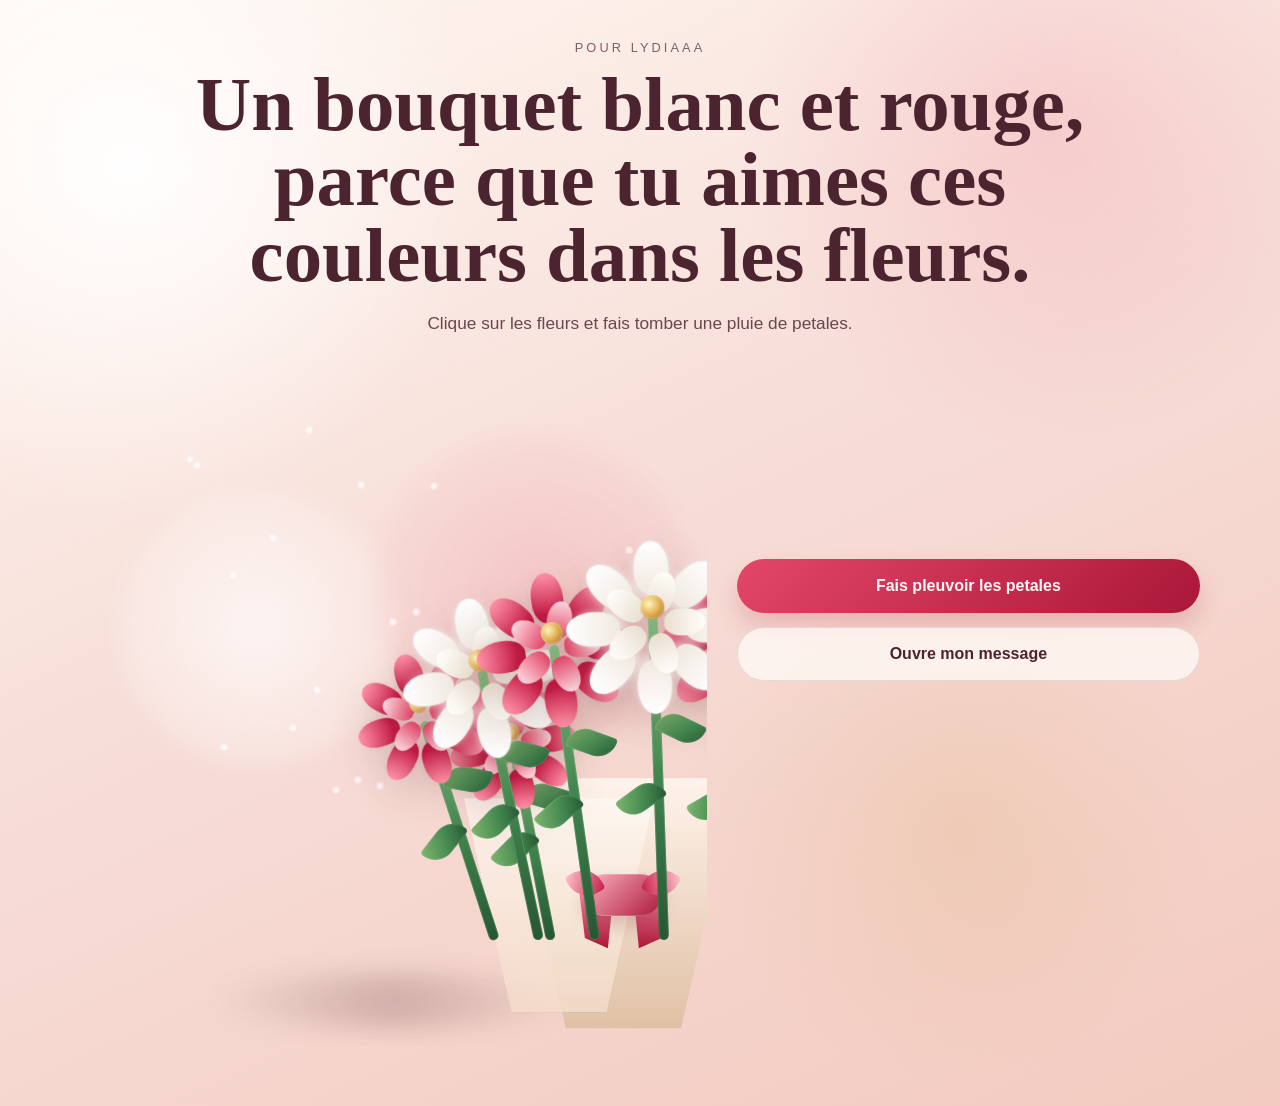
<file: index.html>
<!doctype html>
<html lang="fr">
  <head>
    <meta charset="UTF-8" />
    <meta name="viewport" content="width=device-width, initial-scale=1.0" />
    <title>Surprise pour lydiaa</title>
    <link rel="stylesheet" href="style.css" />
  </head>
  <body>
    <main class="page">
      <section class="hero">
        <p class="kicker">Pour Lydiaaa</p>
        <h1>
          Un bouquet blanc et rouge, parce que tu aimes ces couleurs dans les fleurs.
        </h1>
        <p class="intro">
          Clique sur les fleurs et fais tomber une pluie de
          petales.
        </p>
      </section>

      <section class="experience">
        <div class="scene" id="scene">
          <div class="halo halo-left"></div>
          <div class="halo halo-right"></div>
          <div class="sparkle-layer" id="sparkleLayer"></div>
          <div class="petal-rain" id="petalRain"></div>
          <div class="shadow"></div>

          <div class="bouquet" id="bouquet">
            <div class="flowers" id="flowers"></div>
            <div class="bouquet-paper"></div>
            <div class="bouquet-paper inner"></div>

            <div class="ribbon">
              <span class="tail tail-left"></span>
              <span class="tail tail-right"></span>
              <span class="knot"></span>
            </div>
          </div>
        </div>

        <aside class="note-panel">
          <button class="love-button" id="surpriseBtn" type="button">
            Fais pleuvoir les petales
          </button>
          <button class="love-button secondary" id="messageBtn" type="button">
            Ouvre mon message
          </button>

          <div class="love-note" id="loveNote">
            <p>Lylylylylydiaaaaa</p>
            <p>T'es la meilleuuuseeee!! changees paaaass </p>
            <p>Zdg Zdg Zdg</p>
          </div>
        </aside>
      </section>
    </main>

    <script src="script.js"></script>
  </body>
</html>
</file>
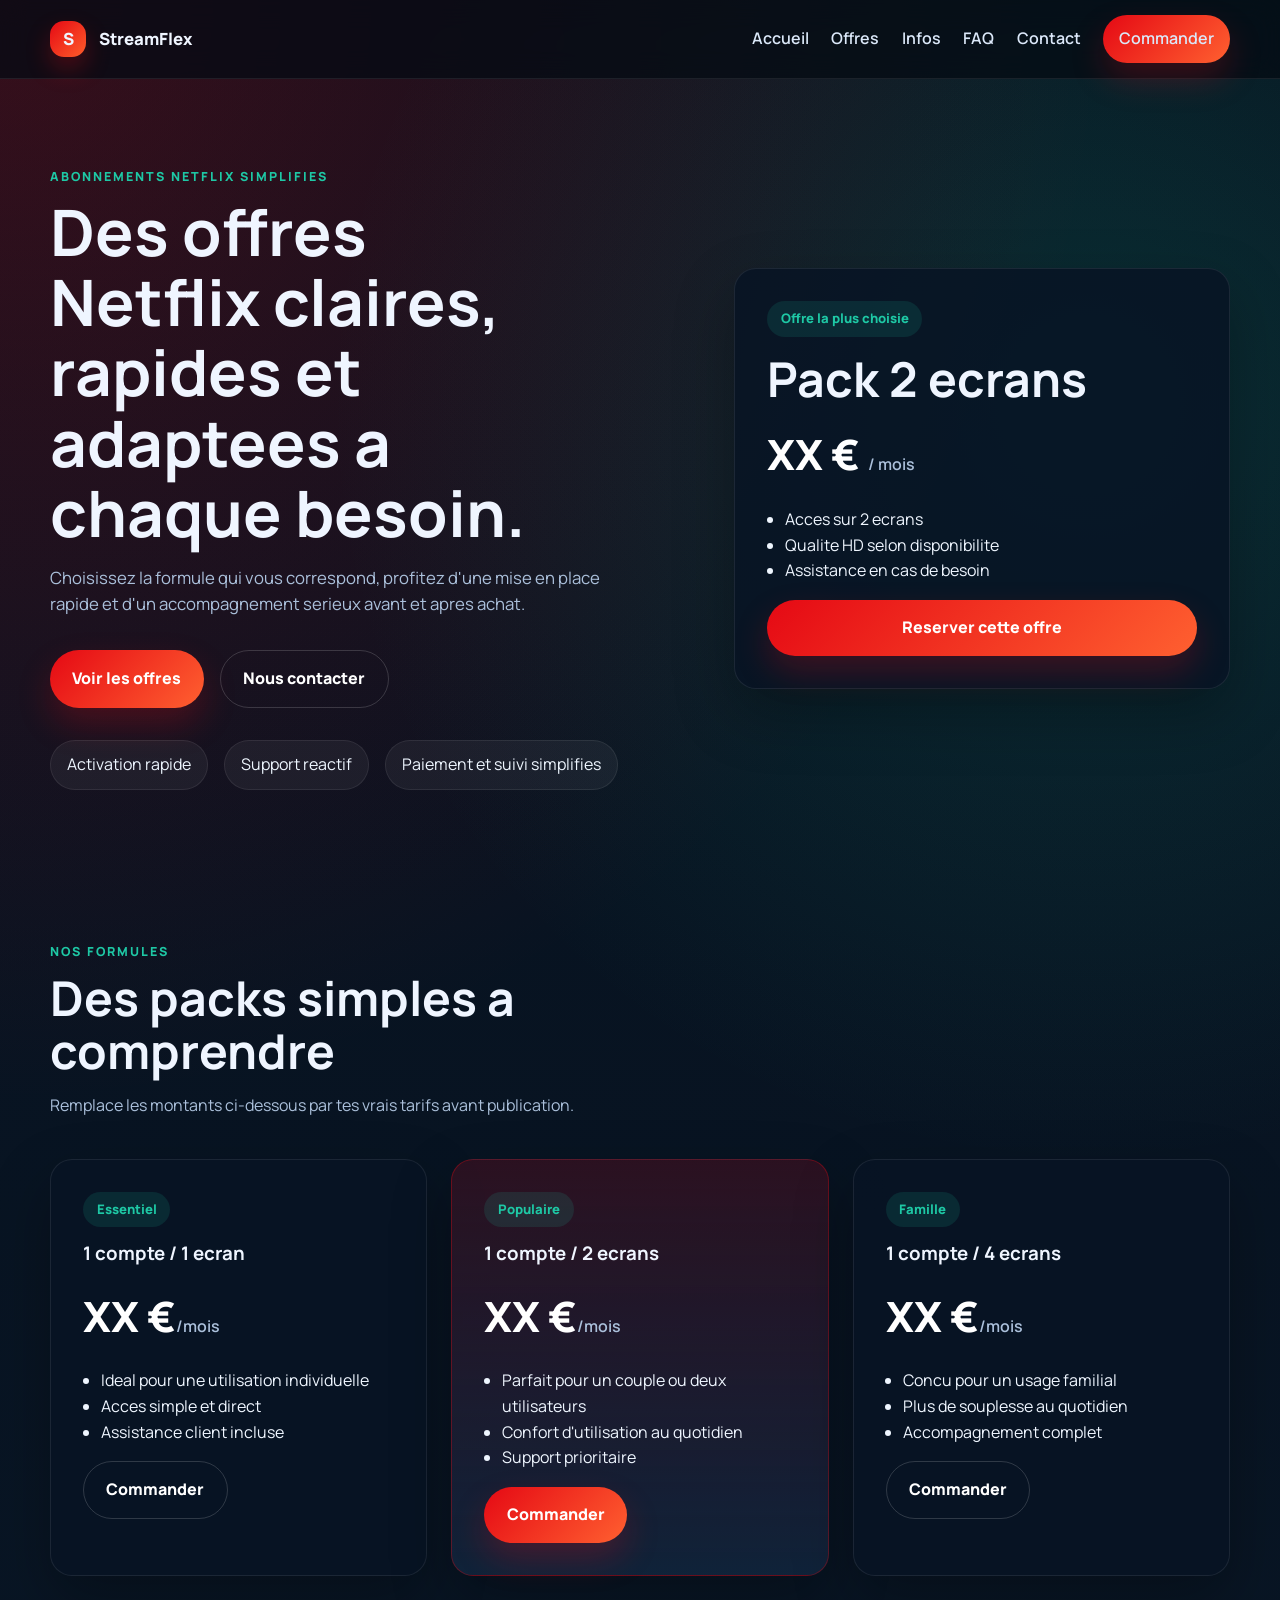
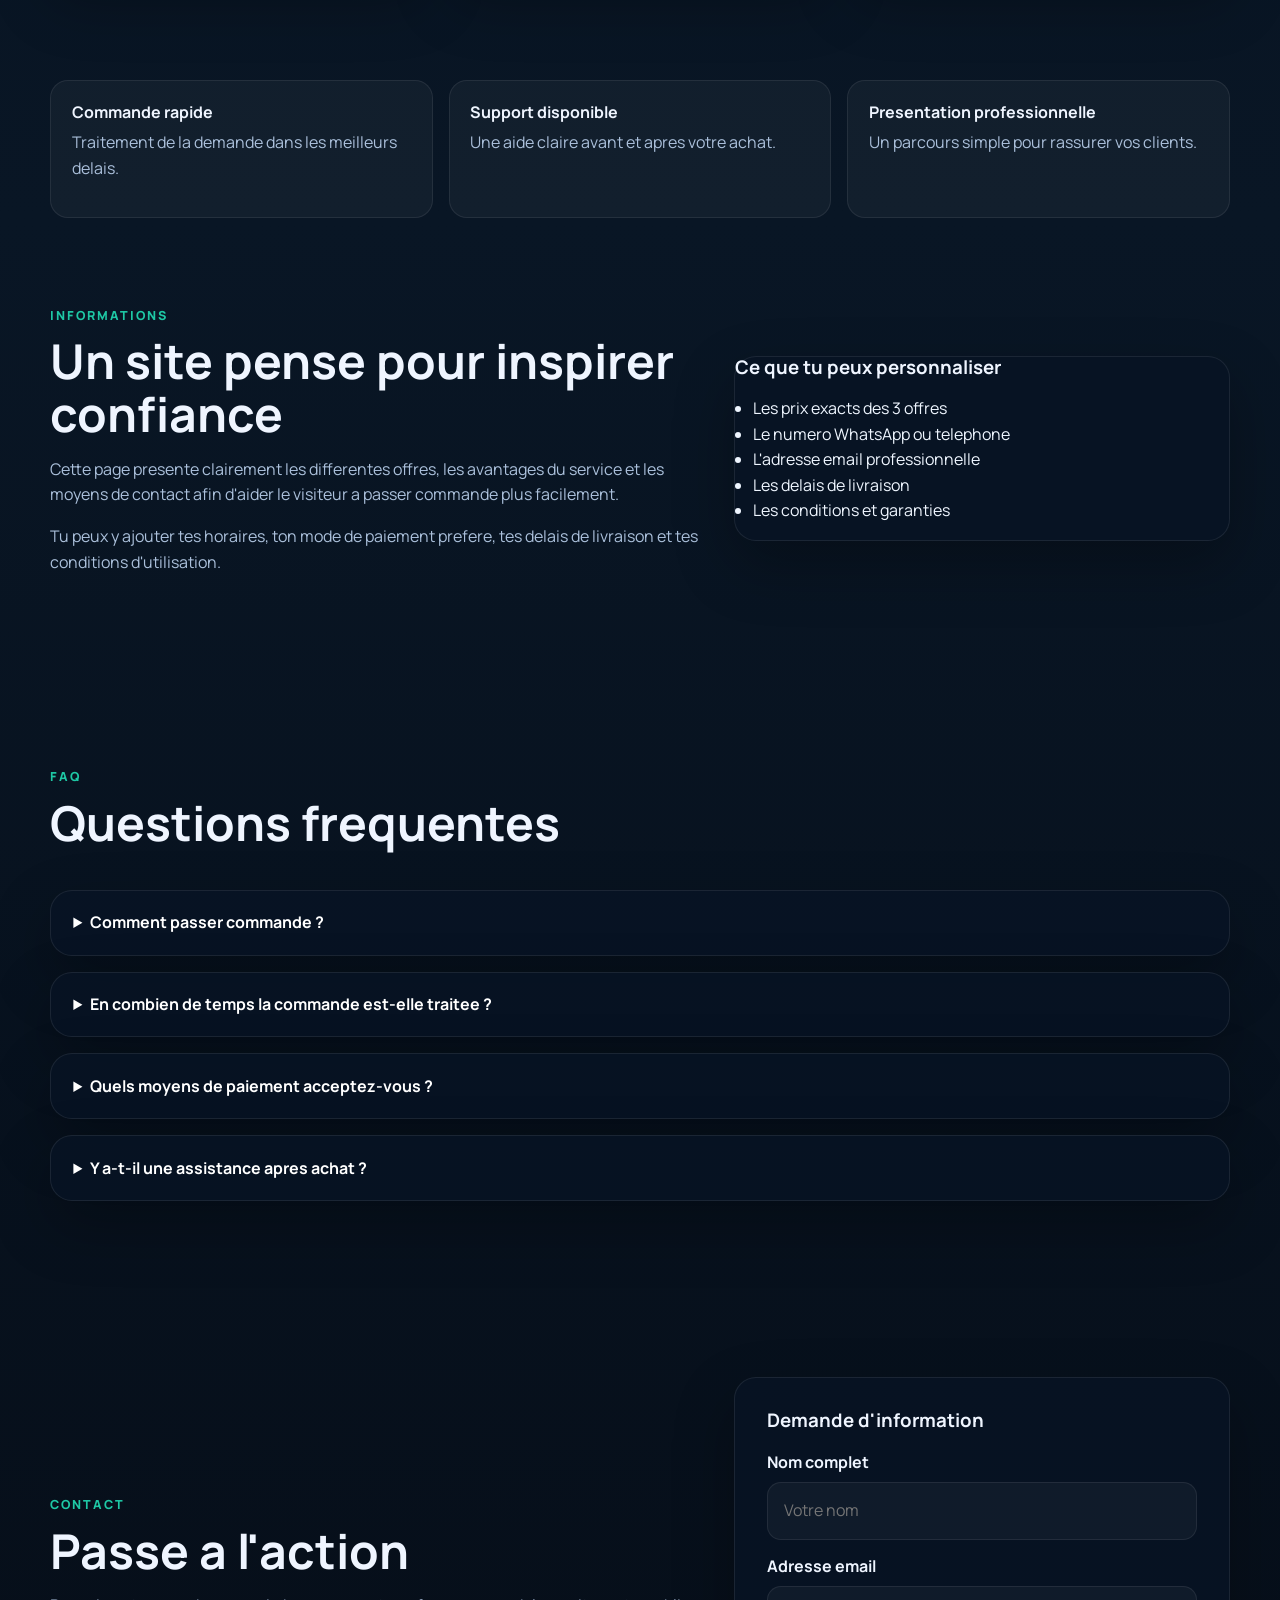
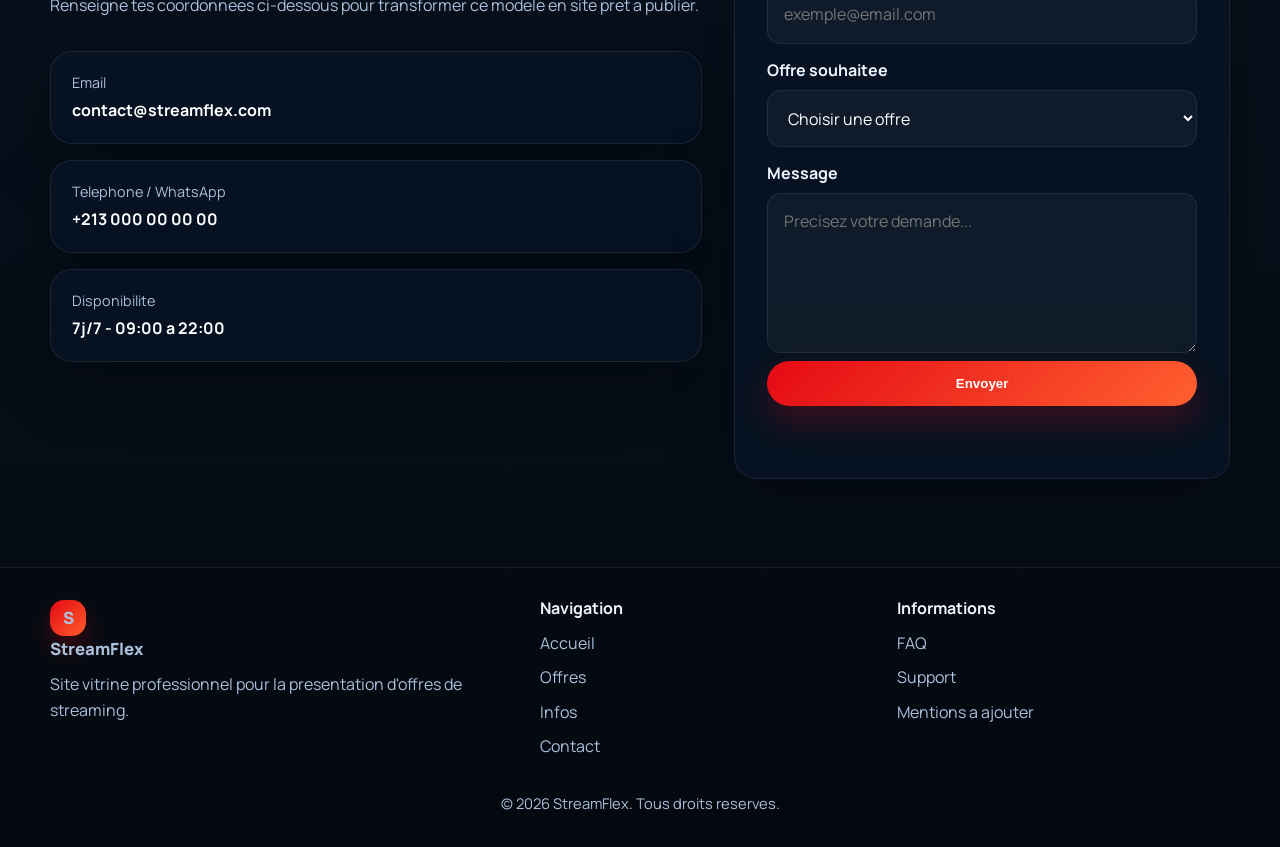
<file: Netflix.html>
<!doctype html>
<html lang="fr">
  <head>
    <meta charset="UTF-8" />
    <meta name="viewport" content="width=device-width, initial-scale=1.0" />
    <title>StreamFlex | Offres Netflix Premium</title>
    <meta
      name="description"
      content="Choisissez votre offre Netflix 1 ecran, 2 ecrans ou 4 ecrans avec un service simple, rapide et professionnel."
    />
    <link rel="preconnect" href="https://fonts.googleapis.com" />
    <link rel="preconnect" href="https://fonts.gstatic.com" crossorigin />
    <link
      href="https://fonts.googleapis.com/css2?family=Manrope:wght@400;500;700;800&display=swap"
      rel="stylesheet"
    />
    <link rel="stylesheet" href="CssNetflix.css" />
  </head>
  <body>
    <header class="site-header" id="top">
      <div class="container nav">
        <a href="#top" class="logo">
          <span class="logo-mark">S</span>
          <span>StreamFlex</span>
        </a>

        <button class="nav-toggle" aria-label="Ouvrir le menu">
          <span></span>
          <span></span>
          <span></span>
        </button>

        <nav class="nav-menu">
          <a href="#accueil">Accueil</a>
          <a href="#offres">Offres</a>
          <a href="#infos">Infos</a>
          <a href="#faq">FAQ</a>
          <a href="#contact">Contact</a>
          <a href="#offres" class="btn btn-small">Commander</a>
        </nav>
      </div>
    </header>

    <main>
      <section class="hero" id="accueil">
        <div class="container hero-grid">
          <div class="hero-copy">
            <p class="eyebrow">Abonnements Netflix simplifies</p>
            <h1>
              Des offres Netflix claires, rapides et adaptees a chaque besoin.
            </h1>
            <p class="hero-text">
              Choisissez la formule qui vous correspond, profitez d'une mise en
              place rapide et d'un accompagnement serieux avant et apres achat.
            </p>
            <div class="hero-actions">
              <a href="#offres" class="btn">Voir les offres</a>
              <a href="#contact" class="btn btn-secondary">Nous contacter</a>
            </div>
            <ul class="hero-points">
              <li>Activation rapide</li>
              <li>Support reactif</li>
              <li>Paiement et suivi simplifies</li>
            </ul>
          </div>

          <div class="hero-card">
            <p class="card-label">Offre la plus choisie</p>
            <h2>Pack 2 ecrans</h2>
            <p class="card-price">XX € <span>/ mois</span></p>
            <ul>
              <li>Acces sur 2 ecrans</li>
              <li>Qualite HD selon disponibilite</li>
              <li>Assistance en cas de besoin</li>
            </ul>
            <a href="#contact" class="btn btn-block">Reserver cette offre</a>
          </div>
        </div>
      </section>

      <section class="offers section" id="offres">
        <div class="container">
          <div class="section-head">
            <p class="eyebrow">Nos formules</p>
            <h2>Des packs simples a comprendre</h2>
            <p>
              Remplace les montants ci-dessous par tes vrais tarifs avant
              publication.
            </p>
          </div>

          <div class="offers-grid">
            <article class="offer-card">
              <p class="offer-badge">Essentiel</p>
              <h3>1 compte / 1 ecran</h3>
              <p class="offer-price">XX €<span>/mois</span></p>
              <ul>
                <li>Ideal pour une utilisation individuelle</li>
                <li>Acces simple et direct</li>
                <li>Assistance client incluse</li>
              </ul>
              <a href="#contact" class="btn btn-outline">Commander</a>
            </article>

            <article class="offer-card featured">
              <p class="offer-badge">Populaire</p>
              <h3>1 compte / 2 ecrans</h3>
              <p class="offer-price">XX €<span>/mois</span></p>
              <ul>
                <li>Parfait pour un couple ou deux utilisateurs</li>
                <li>Confort d'utilisation au quotidien</li>
                <li>Support prioritaire</li>
              </ul>
              <a href="#contact" class="btn">Commander</a>
            </article>

            <article class="offer-card">
              <p class="offer-badge">Famille</p>
              <h3>1 compte / 4 ecrans</h3>
              <p class="offer-price">XX €<span>/mois</span></p>
              <ul>
                <li>Concu pour un usage familial</li>
                <li>Plus de souplesse au quotidien</li>
                <li>Accompagnement complet</li>
              </ul>
              <a href="#contact" class="btn btn-outline">Commander</a>
            </article>
          </div>
        </div>
      </section>

      <section class="info-strip">
        <div class="container info-strip-grid">
          <div>
            <strong>Commande rapide</strong>
            <p>Traitement de la demande dans les meilleurs delais.</p>
          </div>
          <div>
            <strong>Support disponible</strong>
            <p>Une aide claire avant et apres votre achat.</p>
          </div>
          <div>
            <strong>Presentation professionnelle</strong>
            <p>Un parcours simple pour rassurer vos clients.</p>
          </div>
        </div>
      </section>

      <section class="section about" id="infos">
        <div class="container about-grid">
          <div>
            <p class="eyebrow">Informations</p>
            <h2>Un site pense pour inspirer confiance</h2>
            <p>
              Cette page presente clairement les differentes offres, les
              avantages du service et les moyens de contact afin d'aider le
              visiteur a passer commande plus facilement.
            </p>
            <p>
              Tu peux y ajouter tes horaires, ton mode de paiement prefere, tes
              delais de livraison et tes conditions d'utilisation.
            </p>
          </div>

          <div class="about-panel">
            <h3>Ce que tu peux personnaliser</h3>
            <ul>
              <li>Les prix exacts des 3 offres</li>
              <li>Le numero WhatsApp ou telephone</li>
              <li>L'adresse email professionnelle</li>
              <li>Les delais de livraison</li>
              <li>Les conditions et garanties</li>
            </ul>
          </div>
        </div>
      </section>

      <section class="section faq" id="faq">
        <div class="container">
          <div class="section-head">
            <p class="eyebrow">FAQ</p>
            <h2>Questions frequentes</h2>
          </div>

          <div class="faq-list">
            <details>
              <summary>Comment passer commande ?</summary>
              <p>
                Le client choisit une offre puis te contacte via le formulaire,
                WhatsApp ou email.
              </p>
            </details>
            <details>
              <summary>
                En combien de temps la commande est-elle traitee ?
              </summary>
              <p>
                Tu peux indiquer ici ton delai moyen de traitement, par exemple
                en quelques minutes ou quelques heures.
              </p>
            </details>
            <details>
              <summary>Quels moyens de paiement acceptez-vous ?</summary>
              <p>
                Ajoute ici les solutions que tu proposes, comme virement, CCP,
                paiement mobile ou autre.
              </p>
            </details>
            <details>
              <summary>Y a-t-il une assistance apres achat ?</summary>
              <p>
                Oui, cette section permet de rassurer le client sur le suivi en
                cas de question ou de besoin d'aide.
              </p>
            </details>
          </div>
        </div>
      </section>

      <section class="section contact" id="contact">
        <div class="container contact-grid">
          <div>
            <p class="eyebrow">Contact</p>
            <h2>Passe a l'action</h2>
            <p>
              Renseigne tes coordonnees ci-dessous pour transformer ce modele en
              site pret a publier.
            </p>

            <div class="contact-cards">
              <div class="contact-card">
                <span>Email</span>
                <strong>contact@streamflex.com</strong>
              </div>
              <div class="contact-card">
                <span>Telephone / WhatsApp</span>
                <strong>+213 000 00 00 00</strong>
              </div>
              <div class="contact-card">
                <span>Disponibilite</span>
                <strong>7j/7 - 09:00 a 22:00</strong>
              </div>
            </div>
          </div>

          <form class="contact-form" id="contactForm">
            <h3>Demande d'information</h3>
            <label for="name">Nom complet</label>
            <input
              type="text"
              id="name"
              name="name"
              placeholder="Votre nom"
              required
            />

            <label for="email">Adresse email</label>
            <input
              type="email"
              id="email"
              name="email"
              placeholder="exemple@email.com"
              required
            />

            <label for="offer">Offre souhaitee</label>
            <select id="offer" name="offer" required>
              <option value="">Choisir une offre</option>
              <option>1 compte / 1 ecran</option>
              <option>1 compte / 2 ecrans</option>
              <option>1 compte / 4 ecrans</option>
            </select>

            <label for="message">Message</label>
            <textarea
              id="message"
              name="message"
              rows="5"
              placeholder="Precisez votre demande..."
            ></textarea>

            <button type="submit" class="btn btn-block">Envoyer</button>
            <p class="form-feedback" id="formFeedback"></p>
          </form>
        </div>
      </section>
    </main>

    <footer class="site-footer">
      <div class="container footer-grid">
        <div>
          <a href="#top" class="logo footer-logo">
            <span class="logo-mark">S</span>
            <span>StreamFlex</span>
          </a>
          <p>
            Site vitrine professionnel pour la presentation d'offres de
            streaming.
          </p>
        </div>

        <div>
          <h4>Navigation</h4>
          <a href="#accueil">Accueil</a>
          <a href="#offres">Offres</a>
          <a href="#infos">Infos</a>
          <a href="#contact">Contact</a>
        </div>

        <div>
          <h4>Informations</h4>
          <a href="#faq">FAQ</a>
          <a href="#contact">Support</a>
          <a href="#top">Mentions a ajouter</a>
        </div>
      </div>
      <p class="copyright">© 2026 StreamFlex. Tous droits reserves.</p>
    </footer>

    <script src="JsNetflix.js"></script>
  </body>
</html>
</file>
<file: style.css>
:root {
  --bg-cream: #fff7f1;
  --bg-blush: #f7ddd7;
  --bg-warm: #f2cabf;
  --deep-red: #aa1738;
  --rose: #e34668;
  --ruby: #c61d46;
  --leaf: #43874f;
  --leaf-dark: #255733;
  --paper: #f4ddca;
  --paper-deep: #dfc0a4;
  --ink: #4b2430;
  --soft-white: #fffdfb;
  --gold: #d5a45d;
}

* {
  box-sizing: border-box;
}

html {
  scroll-behavior: smooth;
}

body {
  margin: 0;
  min-height: 100vh;
  overflow-x: hidden;
  color: var(--ink);
  font-family: "Trebuchet MS", "Gill Sans", sans-serif;
  background:
    radial-gradient(
      circle at 10% 15%,
      rgba(255, 255, 255, 0.95),
      transparent 24%
    ),
    radial-gradient(
      circle at 82% 12%,
      rgba(227, 70, 104, 0.14),
      transparent 22%
    ),
    radial-gradient(
      circle at 75% 75%,
      rgba(213, 164, 93, 0.18),
      transparent 20%
    ),
    linear-gradient(
      155deg,
      var(--bg-cream) 0%,
      var(--bg-blush) 48%,
      var(--bg-warm) 100%
    );
}

body::before {
  content: "";
  position: fixed;
  inset: 0;
  pointer-events: none;
  opacity: 0.32;
  background-image: radial-gradient(
    rgba(170, 23, 56, 0.08) 1px,
    transparent 1px
  );
  background-size: 22px 22px;
  mask-image: linear-gradient(180deg, rgba(0, 0, 0, 0.6), transparent);
}

.page {
  min-height: 100vh;
  display: grid;
  align-content: center;
  gap: 28px;
  padding: 40px 22px 60px;
}

.hero {
  max-width: 920px;
  margin: 0 auto;
  text-align: center;
  animation: rise-in 0.9s ease forwards;
}

.kicker {
  margin: 0 0 12px;
  font-size: 0.8rem;
  letter-spacing: 0.24em;
  text-transform: uppercase;
  color: rgba(75, 36, 48, 0.7);
}

.hero h1 {
  margin: 0;
  font-family: "Palatino Linotype", "Book Antiqua", Georgia, serif;
  font-size: clamp(2.7rem, 6vw, 5.2rem);
  line-height: 0.98;
  text-wrap: balance;
}

.intro {
  max-width: 720px;
  margin: 16px auto 0;
  font-size: 1.08rem;
  line-height: 1.7;
  color: rgba(75, 36, 48, 0.82);
}

.experience {
  width: min(1120px, 100%);
  margin: 0 auto;
  display: grid;
  grid-template-columns: minmax(0, 1.15fr) minmax(280px, 0.85fr);
  align-items: center;
  gap: 30px;
}

.scene {
  position: relative;
  min-height: 680px;
  overflow: hidden;
  isolation: isolate;
}

.halo {
  position: absolute;
  border-radius: 50%;
  filter: blur(10px);
  opacity: 0.7;
}

.halo-left {
  width: 280px;
  height: 280px;
  left: 6%;
  top: 18%;
  background: radial-gradient(
    circle,
    rgba(255, 255, 255, 0.95),
    rgba(255, 255, 255, 0)
  );
}

.halo-right {
  width: 320px;
  height: 320px;
  right: 2%;
  top: 10%;
  background: radial-gradient(
    circle,
    rgba(227, 70, 104, 0.2),
    rgba(227, 70, 104, 0)
  );
}

.shadow {
  position: absolute;
  left: 50%;
  bottom: 18px;
  width: 360px;
  height: 54px;
  transform: translateX(-50%);
  border-radius: 50%;
  background: radial-gradient(
    circle,
    rgba(80, 36, 44, 0.22),
    rgba(80, 36, 44, 0)
  );
  filter: blur(12px);
}

.bouquet {
  position: absolute;
  left: 50%;
  bottom: 18px;
  width: min(460px, 92vw);
  height: 620px;
  transform: translateX(-50%) rotateX(4deg) rotateY(0deg);
  transform-style: preserve-3d;
  transition: transform 0.18s ease;
  animation: rise-in 1.1s ease 0.15s both;
}

.flowers,
.petal-rain,
.sparkle-layer {
  position: absolute;
  inset: 0;
  pointer-events: none;
}

.flower {
  position: absolute;
  left: 50%;
  bottom: 88px;
  width: var(--size);
  height: var(--height);
  transform: translateX(var(--x)) rotate(var(--tilt));
  transform-origin: bottom center;
  animation: sway 5.8s ease-in-out infinite;
  animation-delay: var(--delay);
  pointer-events: auto;
  cursor: pointer;
}

.stem {
  position: absolute;
  left: 50%;
  bottom: 0;
  width: 10px;
  height: calc(100% - 56px);
  transform: translateX(-50%);
  border-radius: 999px;
  background: linear-gradient(
    180deg,
    #8fce8d 0%,
    var(--leaf) 48%,
    var(--leaf-dark) 100%
  );
  box-shadow: inset 0 0 0 1px rgba(255, 255, 255, 0.15);
}

.leaf {
  position: absolute;
  width: 48px;
  height: 24px;
  background: linear-gradient(
    125deg,
    #7fb66f 0%,
    var(--leaf) 58%,
    var(--leaf-dark) 100%
  );
  box-shadow: inset 0 0 0 1px rgba(255, 255, 255, 0.12);
}

.leaf.left {
  left: calc(50% - 42px);
  bottom: 34%;
  border-radius: 4px 22px 4px 22px;
  transform: rotate(-34deg);
}

.leaf.right {
  left: 50%;
  bottom: 52%;
  border-radius: 22px 4px 22px 4px;
  transform: rotate(28deg);
}

.bloom {
  position: absolute;
  top: 0;
  left: 50%;
  width: var(--size);
  height: var(--size);
  transform: translateX(-50%);
  filter: drop-shadow(0 16px 18px rgba(81, 22, 28, 0.16));
}

.petal {
  position: absolute;
  left: 50%;
  top: 50%;
  border-radius: 50% 50% 42% 42%;
}

.outer {
  width: 36%;
  height: 56%;
  margin-left: -18%;
  margin-top: -28%;
  transform-origin: center 86%;
  transform: rotate(calc(var(--i) * 45deg)) translateY(-72%);
}

.inner {
  width: 28%;
  height: 42%;
  margin-left: -14%;
  margin-top: -21%;
  transform-origin: center 90%;
  transform: rotate(calc(var(--i) * 72deg + 18deg)) translateY(-38%);
}

.flower.red .outer {
  background: linear-gradient(180deg, #ff94a8 0%, var(--ruby) 82%);
  box-shadow:
    inset 0 -6px 10px rgba(121, 8, 35, 0.18),
    0 4px 8px rgba(121, 8, 35, 0.08);
}

.flower.red .inner {
  background: linear-gradient(180deg, #ffd7e0 0%, var(--rose) 100%);
}

.flower.white .outer {
  background: linear-gradient(180deg, #ffffff 0%, #f0e8df 100%);
  box-shadow:
    inset 0 0 0 1px rgba(117, 92, 82, 0.1),
    0 4px 8px rgba(255, 255, 255, 0.62);
}

.flower.white .inner {
  background: linear-gradient(180deg, #fffefb 0%, #eadfd1 100%);
}

.core {
  position: absolute;
  left: 50%;
  top: 50%;
  width: 24%;
  height: 24%;
  margin-left: -12%;
  margin-top: -12%;
  border-radius: 50%;
  background: radial-gradient(
    circle at 36% 36%,
    #fff4c0 0%,
    #e3b151 48%,
    #9b5a1b 100%
  );
  box-shadow: inset 0 0 0 2px rgba(255, 255, 255, 0.18);
}

.flower.pop .bloom {
  animation: bloom-pop 0.75s ease;
}

.bouquet-paper {
  position: absolute;
  left: 50%;
  bottom: 0;
  width: 320px;
  height: 250px;
  transform: translateX(-50%);
  clip-path: polygon(14% 0, 86% 0, 68% 100%, 32% 100%);
  background: linear-gradient(
    180deg,
    rgba(255, 246, 238, 0.9),
    rgba(223, 192, 164, 0.95)
  );
  box-shadow: 0 24px 40px rgba(90, 45, 44, 0.16);
}

.bouquet-paper.inner {
  width: 264px;
  height: 214px;
  bottom: 16px;
  background: linear-gradient(
    180deg,
    rgba(255, 251, 246, 0.8),
    rgba(244, 221, 202, 0.95)
  );
  opacity: 0.86;
}

.ribbon {
  position: absolute;
  left: 50%;
  bottom: 76px;
  width: 118px;
  height: 88px;
  transform: translateX(-50%);
}

.tail {
  position: absolute;
  bottom: 4px;
  width: 36px;
  height: 64px;
  background: linear-gradient(180deg, #ff9ab0 0%, var(--deep-red) 100%);
}

.tail-left {
  left: 14px;
  clip-path: polygon(0 0, 100% 0, 82% 100%, 18% 84%);
}

.tail-right {
  right: 14px;
  clip-path: polygon(0 0, 100% 0, 82% 84%, 18% 100%);
}

.knot {
  position: absolute;
  left: 50%;
  top: 10px;
  width: 78px;
  height: 42px;
  transform: translateX(-50%);
  border-radius: 999px;
  background: linear-gradient(135deg, #ffb4c4 0%, var(--deep-red) 100%);
  box-shadow:
    inset 0 0 0 1px rgba(255, 255, 255, 0.2),
    0 10px 18px rgba(121, 8, 35, 0.2);
}

.knot::before,
.knot::after {
  content: "";
  position: absolute;
  top: -6px;
  width: 30px;
  height: 30px;
  border-radius: 4px 22px;
  background: linear-gradient(135deg, #ffc5d0 0%, var(--ruby) 100%);
}

.knot::before {
  left: -14px;
  transform: rotate(-32deg);
}

.knot::after {
  right: -14px;
  transform: rotate(122deg);
}

.note-panel {
  display: grid;
  gap: 14px;
  align-self: center;
  animation: rise-in 0.9s ease 0.25s both;
}

.love-button {
  border: 0;
  min-height: 54px;
  padding: 14px 18px;
  border-radius: 999px;
  font: inherit;
  font-weight: 700;
  color: #fff9f6;
  background: linear-gradient(135deg, var(--rose) 0%, var(--deep-red) 100%);
  cursor: pointer;
  transition:
    transform 0.18s ease,
    box-shadow 0.18s ease,
    opacity 0.18s ease;
  box-shadow: 0 14px 24px rgba(170, 23, 56, 0.18);
}

.love-button:hover {
  transform: translateY(-1px);
  box-shadow: 0 18px 28px rgba(170, 23, 56, 0.22);
}

.love-button:active {
  transform: translateY(1px) scale(0.99);
}

.love-button.secondary {
  color: var(--ink);
  background: rgba(255, 252, 249, 0.72);
  box-shadow: inset 0 0 0 1px rgba(75, 36, 48, 0.12);
}

.love-note {
  opacity: 0;
  transform: translateY(14px);
  transition:
    opacity 0.35s ease,
    transform 0.35s ease;
  padding: 22px 20px;
  border-radius: 8px;
  background: rgba(255, 252, 249, 0.7);
  backdrop-filter: blur(10px);
  box-shadow: 0 18px 36px rgba(94, 47, 49, 0.12);
}

.love-note.open {
  opacity: 1;
  transform: translateY(0);
}

.love-note p {
  margin: 0 0 12px;
  line-height: 1.7;
}

.love-note p:last-child {
  margin-bottom: 0;
  color: var(--deep-red);
  font-family: "Palatino Linotype", "Book Antiqua", Georgia, serif;
  font-size: 1.35rem;
}

.sparkle {
  position: absolute;
  width: 8px;
  height: 8px;
  border-radius: 50%;
  background: radial-gradient(
    circle,
    rgba(255, 255, 255, 0.95),
    rgba(255, 255, 255, 0)
  );
  animation: twinkle var(--twinkle, 3.8s) ease-in-out infinite;
  animation-delay: var(--delay, 0s);
}

.falling-petal {
  position: absolute;
  top: -32px;
  width: 18px;
  height: 28px;
  border-radius: 50% 50% 42% 42%;
  opacity: 0.92;
  animation: fall linear forwards;
}

.falling-petal.red {
  background: linear-gradient(180deg, #ffacc0 0%, var(--ruby) 100%);
}

.falling-petal.white {
  background: linear-gradient(180deg, #ffffff 0%, #efe6dc 100%);
  box-shadow: inset 0 0 0 1px rgba(117, 92, 82, 0.1);
}

@keyframes sway {
  0%,
  100% {
    transform: translateX(var(--x)) rotate(calc(var(--tilt) - 2deg));
  }

  50% {
    transform: translateX(var(--x)) rotate(calc(var(--tilt) + 2deg));
  }
}

@keyframes bloom-pop {
  0% {
    transform: translateX(-50%) scale(1);
  }

  40% {
    transform: translateX(-50%) scale(1.16);
  }

  100% {
    transform: translateX(-50%) scale(1);
  }
}

@keyframes rise-in {
  from {
    opacity: 0;
    transform: translateY(16px);
  }

  to {
    opacity: 1;
    transform: translateY(0);
  }
}

@keyframes twinkle {
  0%,
  100% {
    transform: scale(0.45);
    opacity: 0.18;
  }

  50% {
    transform: scale(1.2);
    opacity: 0.9;
  }
}

@keyframes fall {
  from {
    transform: translate3d(0, -16px, 0) rotate(0deg) scale(var(--scale, 1));
    opacity: 0.95;
  }

  to {
    transform: translate3d(var(--drift, 0px), 760px, 0)
      rotate(var(--spin-end, 360deg)) scale(var(--scale, 1));
    opacity: 0;
  }
}

@media (max-width: 920px) {
  .experience {
    grid-template-columns: 1fr;
  }

  .scene {
    min-height: 620px;
  }

  .note-panel {
    max-width: 560px;
    width: 100%;
    margin: 0 auto;
  }
}

@media (max-width: 640px) {
  .page {
    padding-inline: 16px;
  }

  .hero h1 {
    font-size: clamp(2.2rem, 11vw, 3.4rem);
  }

  .intro {
    font-size: 1rem;
  }

  .scene {
    min-height: 560px;
  }

  .bouquet {
    height: 540px;
    width: min(360px, 100%);
  }

  .bouquet-paper {
    width: 260px;
    height: 212px;
  }

  .bouquet-paper.inner {
    width: 214px;
    height: 180px;
  }

  .shadow {
    width: 290px;
  }
}

@media (prefers-reduced-motion: reduce) {
  *,
  *::before,
  *::after {
    animation-duration: 0.01ms !important;
    animation-iteration-count: 1 !important;
    transition-duration: 0.01ms !important;
    scroll-behavior: auto !important;
  }
}
</file>
<file: CssNetflix.css>
:root {
  --bg: #07111f;
  --bg-soft: #0d1a2b;
  --panel: rgba(8, 20, 36, 0.84);
  --panel-strong: #10233a;
  --text: #eff5ff;
  --muted: #abc0db;
  --line: rgba(255, 255, 255, 0.08);
  --brand: #e50914;
  --brand-dark: #b40610;
  --accent: #1ec8a5;
  --shadow: 0 24px 60px rgba(0, 0, 0, 0.28);
  --radius: 22px;
  --container: 1180px;
}

* {
  box-sizing: border-box;
}

html {
  scroll-behavior: smooth;
}

body {
  margin: 0;
  font-family: "Manrope", sans-serif;
  background:
    radial-gradient(
      circle at top left,
      rgba(229, 9, 20, 0.22),
      transparent 26%
    ),
    radial-gradient(
      circle at 85% 10%,
      rgba(30, 200, 165, 0.16),
      transparent 20%
    ),
    linear-gradient(180deg, #06101d 0%, #091625 45%, #050b14 100%);
  color: var(--text);
  line-height: 1.6;
}

a {
  color: inherit;
  text-decoration: none;
}

img {
  max-width: 100%;
}

.container {
  width: min(calc(100% - 2rem), var(--container));
  margin: 0 auto;
}

.section {
  padding: 5.5rem 0;
}

.section-head {
  max-width: 720px;
  margin-bottom: 2.5rem;
}

.eyebrow {
  margin: 0 0 0.6rem;
  color: var(--accent);
  text-transform: uppercase;
  letter-spacing: 0.16em;
  font-size: 0.78rem;
  font-weight: 800;
}

h1,
h2,
h3,
h4 {
  margin-top: 0;
  line-height: 1.1;
}

h1 {
  font-size: clamp(2.5rem, 5vw, 4.7rem);
  max-width: 12ch;
  margin-bottom: 1rem;
}

h2 {
  font-size: clamp(2rem, 4vw, 3rem);
  margin-bottom: 1rem;
}

p {
  margin-top: 0;
  color: var(--muted);
}

.site-header {
  position: sticky;
  top: 0;
  z-index: 20;
  backdrop-filter: blur(14px);
  background: rgba(5, 11, 20, 0.74);
  border-bottom: 1px solid var(--line);
}

.nav {
  display: flex;
  align-items: center;
  justify-content: space-between;
  min-height: 78px;
  gap: 1rem;
}

.logo {
  display: inline-flex;
  align-items: center;
  gap: 0.8rem;
  font-weight: 800;
  font-size: 1.05rem;
}

.logo-mark {
  width: 2.25rem;
  height: 2.25rem;
  display: grid;
  place-items: center;
  border-radius: 14px;
  background: linear-gradient(135deg, var(--brand), #ff5d2a);
  box-shadow: 0 12px 24px rgba(229, 9, 20, 0.28);
}

.nav-menu {
  display: flex;
  align-items: center;
  gap: 1.4rem;
}

.nav-menu a {
  color: #dbe8f9;
  font-weight: 600;
}

.nav-toggle {
  display: none;
  background: transparent;
  border: 0;
  cursor: pointer;
}

.nav-toggle span {
  display: block;
  width: 26px;
  height: 2px;
  margin: 5px 0;
  background: #fff;
}

.btn {
  display: inline-flex;
  align-items: center;
  justify-content: center;
  border: 0;
  border-radius: 999px;
  padding: 0.95rem 1.4rem;
  background: linear-gradient(135deg, var(--brand), #ff6030);
  color: #fff;
  font-weight: 800;
  cursor: pointer;
  box-shadow: 0 16px 34px rgba(229, 9, 20, 0.24);
  transition:
    transform 0.2s ease,
    box-shadow 0.2s ease,
    background 0.2s ease;
}

.btn:hover {
  transform: translateY(-2px);
  box-shadow: 0 18px 38px rgba(229, 9, 20, 0.3);
}

.btn-secondary,
.btn-outline {
  background: transparent;
  border: 1px solid rgba(255, 255, 255, 0.16);
  box-shadow: none;
}

.btn-small {
  padding: 0.7rem 1rem;
}

.btn-block {
  width: 100%;
}

.hero {
  padding: 5.5rem 0 4rem;
}

.hero-grid,
.about-grid,
.contact-grid {
  display: grid;
  grid-template-columns: 1.25fr 0.95fr;
  gap: 2rem;
  align-items: center;
}

.hero-text {
  max-width: 60ch;
  font-size: 1.05rem;
}

.hero-actions {
  display: flex;
  flex-wrap: wrap;
  gap: 1rem;
  margin: 2rem 0;
}

.hero-points {
  list-style: none;
  padding: 0;
  margin: 0;
  display: flex;
  flex-wrap: wrap;
  gap: 1rem;
}

.hero-points li {
  padding: 0.7rem 1rem;
  border-radius: 999px;
  background: rgba(255, 255, 255, 0.05);
  border: 1px solid rgba(255, 255, 255, 0.08);
  color: #eef6ff;
}

.hero-card,
.offer-card,
.about-panel,
.contact-form,
.contact-card,
.faq-list details {
  background: var(--panel);
  border: 1px solid var(--line);
  border-radius: var(--radius);
  box-shadow: var(--shadow);
}

.hero-card {
  padding: 2rem;
}

.card-label,
.offer-badge {
  display: inline-flex;
  margin-bottom: 1rem;
  padding: 0.45rem 0.85rem;
  border-radius: 999px;
  background: rgba(30, 200, 165, 0.12);
  color: var(--accent);
  font-weight: 800;
  font-size: 0.82rem;
}

.card-price,
.offer-price {
  font-size: 2.6rem;
  font-weight: 800;
  color: #fff;
  margin-bottom: 1.2rem;
}

.card-price span,
.offer-price span {
  font-size: 1rem;
  color: var(--muted);
  font-weight: 600;
}

.hero-card ul,
.offer-card ul,
.about-panel ul {
  padding-left: 1.1rem;
  color: #eff6ff;
}

.offers-grid {
  display: grid;
  grid-template-columns: repeat(3, 1fr);
  gap: 1.5rem;
}

.offer-card {
  padding: 2rem;
}

.offer-card.featured {
  transform: translateY(-10px);
  background:
    linear-gradient(180deg, rgba(229, 9, 20, 0.16), rgba(16, 35, 58, 0.96)),
    var(--panel);
  border-color: rgba(229, 9, 20, 0.34);
}

.info-strip {
  padding: 1rem 0 0;
}

.info-strip-grid {
  display: grid;
  grid-template-columns: repeat(3, 1fr);
  gap: 1rem;
}

.info-strip-grid > div {
  padding: 1.2rem 1.3rem;
  border-radius: 18px;
  background: rgba(255, 255, 255, 0.04);
  border: 1px solid var(--line);
}

.info-strip strong {
  display: block;
  margin-bottom: 0.3rem;
}

.faq-list {
  display: grid;
  gap: 1rem;
}

.faq-list details {
  padding: 1.2rem 1.4rem;
}

.faq-list summary {
  cursor: pointer;
  font-weight: 700;
  color: #fff;
}

.faq-list p {
  margin: 0.9rem 0 0;
}

.contact-cards {
  display: grid;
  gap: 1rem;
  margin-top: 2rem;
}

.contact-card {
  padding: 1.2rem 1.3rem;
}

.contact-card span {
  display: block;
  font-size: 0.9rem;
  color: var(--muted);
  margin-bottom: 0.25rem;
}

.contact-card strong {
  color: #fff;
}

.contact-form {
  padding: 2rem;
}

.contact-form label {
  display: block;
  margin: 0.9rem 0 0.4rem;
  font-weight: 700;
}

.contact-form input,
.contact-form select,
.contact-form textarea {
  width: 100%;
  border: 1px solid rgba(255, 255, 255, 0.08);
  background: rgba(255, 255, 255, 0.04);
  color: #fff;
  border-radius: 14px;
  padding: 0.95rem 1rem;
  font: inherit;
}

.contact-form textarea {
  resize: vertical;
}

.form-feedback {
  min-height: 24px;
  margin: 1rem 0 0;
  color: var(--accent);
  font-weight: 700;
}

.site-footer {
  padding: 2rem 0 1rem;
  border-top: 1px solid var(--line);
  background: rgba(0, 0, 0, 0.18);
}

.footer-grid {
  display: grid;
  grid-template-columns: 1.4fr 1fr 1fr;
  gap: 1.5rem;
}

.footer-grid h4 {
  margin-bottom: 0.8rem;
}

.footer-grid a {
  display: block;
  margin-bottom: 0.55rem;
  color: var(--muted);
}

.copyright {
  text-align: center;
  padding-top: 1.5rem;
  font-size: 0.92rem;
}

.reveal {
  opacity: 0;
  transform: translateY(30px);
  transition:
    opacity 0.7s ease,
    transform 0.7s ease;
}

.reveal.visible {
  opacity: 1;
  transform: translateY(0);
}

@media (max-width: 980px) {
  .hero-grid,
  .about-grid,
  .contact-grid,
  .offers-grid,
  .footer-grid,
  .info-strip-grid {
    grid-template-columns: 1fr;
  }

  .offer-card.featured {
    transform: none;
  }

  .nav-toggle {
    display: block;
  }

  .nav-menu {
    position: absolute;
    top: 78px;
    left: 1rem;
    right: 1rem;
    display: none;
    flex-direction: column;
    align-items: flex-start;
    padding: 1rem;
    border-radius: 20px;
    background: rgba(10, 20, 35, 0.96);
    border: 1px solid var(--line);
  }

  .nav-menu.open {
    display: flex;
  }
}

@media (max-width: 640px) {
  .section,
  .hero {
    padding: 4rem 0;
  }

  h1 {
    max-width: none;
  }

  .hero-actions {
    flex-direction: column;
    align-items: stretch;
  }

  .btn,
  .btn-secondary,
  .btn-outline {
    width: 100%;
  }
}
</file>
